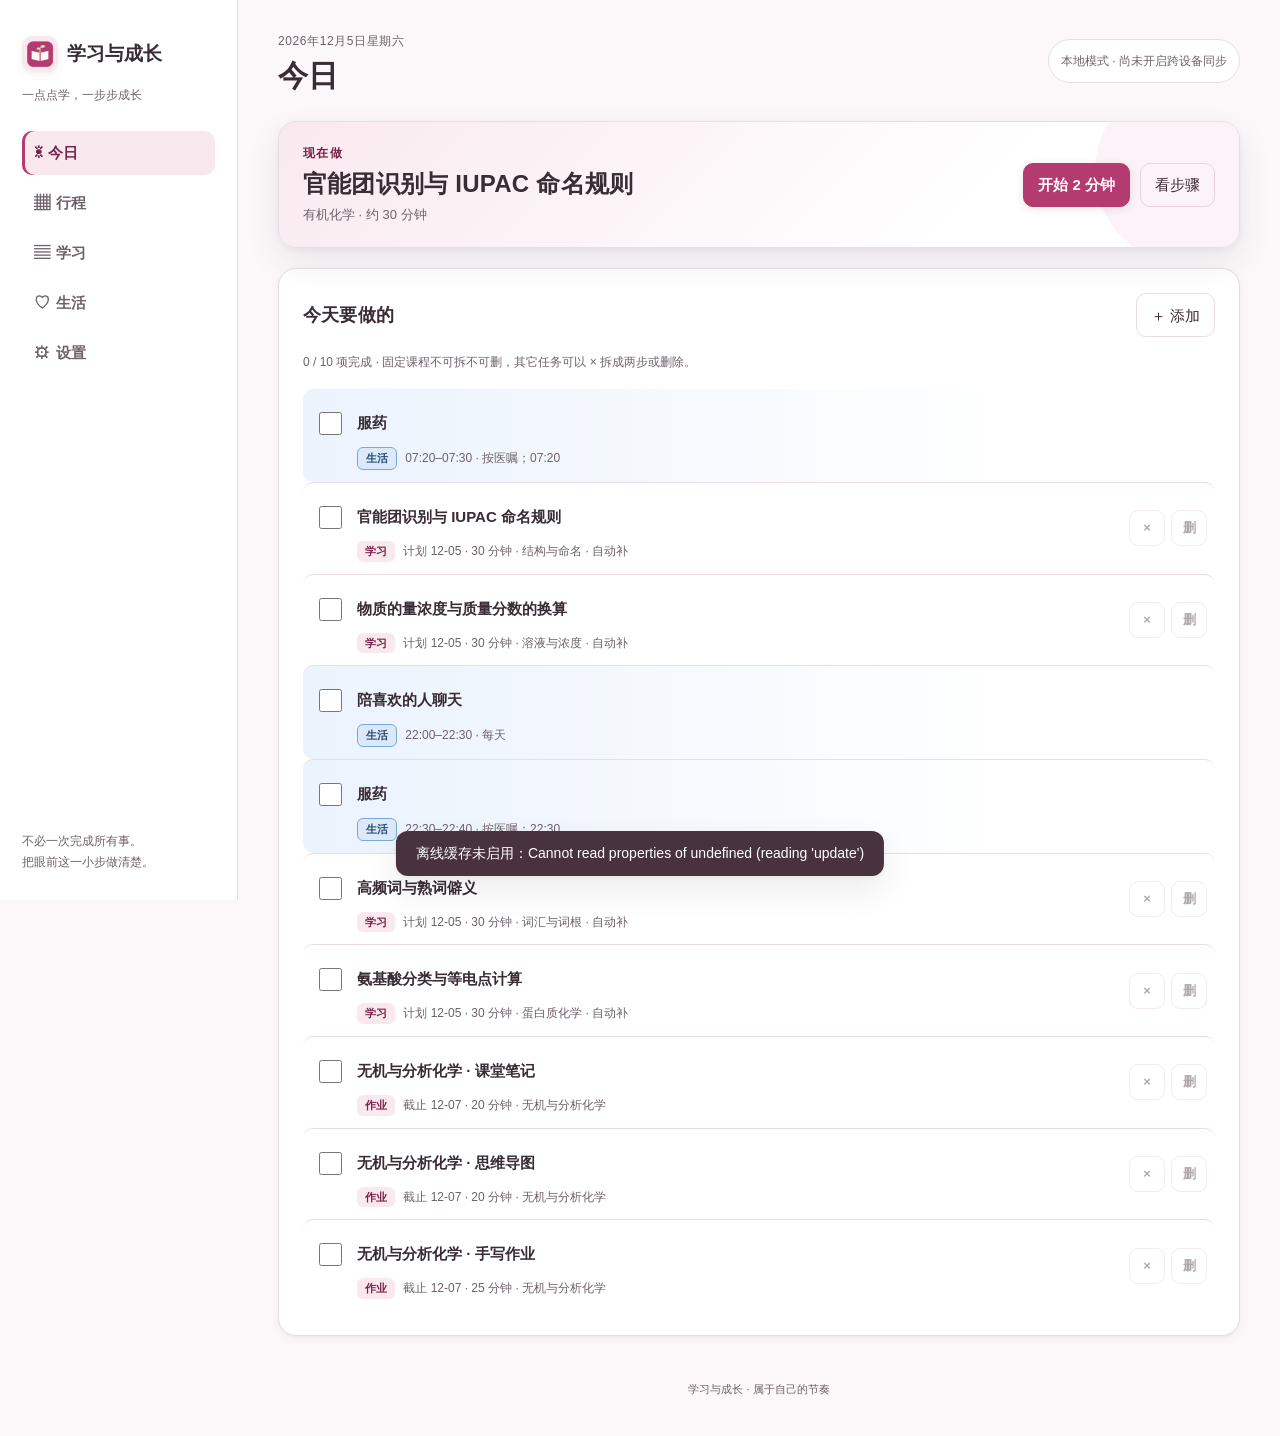
<file: index.html>
<!doctype html>
<html lang="zh-CN" data-theme="rose">
<head>
<meta charset="utf-8">
<meta name="viewport" content="width=device-width,initial-scale=1,viewport-fit=cover">
<meta name="theme-color" content="#f9e9ef">
<meta name="color-scheme" content="light">
<meta name="apple-mobile-web-app-capable" content="yes">
<meta name="apple-mobile-web-app-title" content="学习与成长">
<meta name="apple-mobile-web-app-status-bar-style" content="default">
<link rel="apple-touch-icon" href="./assets/apple-touch-icon.png">
<link rel="icon" href="./assets/icon-192.png">
<link rel="manifest" href="./manifest.webmanifest">
<link rel="stylesheet" href="./app/style.css">
<title>学习与成长</title>
</head>
<body>
<aside>
  <a class="brand" href="#today"><img src="./assets/icon-192.png" alt="">学习与成长</a>
  <p class="muted">一点点学，一步步成长</p>
  <nav id="nav"></nav>
  <div class="aside-note">不必一次完成所有事。<br>把眼前这一小步做清楚。</div>
</aside>
<div class="shell">
  <header>
    <div><span class="eyebrow" id="date"></span><h1 id="heading">今日</h1></div>
    <button id="sync" class="sync" title="点击重试同步"></button>
  </header>
  <main id="main"></main>
  <footer>学习与成长 · 属于自己的节奏</footer>
</div>
<dialog id="modal">
  <div class="dialog-head"><h2 id="modalTitle"></h2><button id="close" aria-label="关闭">✕</button></div>
  <div id="modalBody"></div>
</dialog>
<div id="toast" role="status" aria-live="polite"></div>
<div id="focus" class="focus-layer" hidden>
  <div class="focus-box">
    <p class="focus-label">先做 2 分钟</p>
    <p class="timer-num">02:00</p>
    <p class="focus-title"></p>
    <div class="timer-actions">
      <button class="primary" data-action="focusDone">做完了</button>
      <button data-action="focusMore">再来 10 分钟</button>
      <button data-action="focusStop">先到这</button>
    </div>
  </div>
</div>
<script type="module" src="./app/main.js"></script>
</body>
</html>
</file>
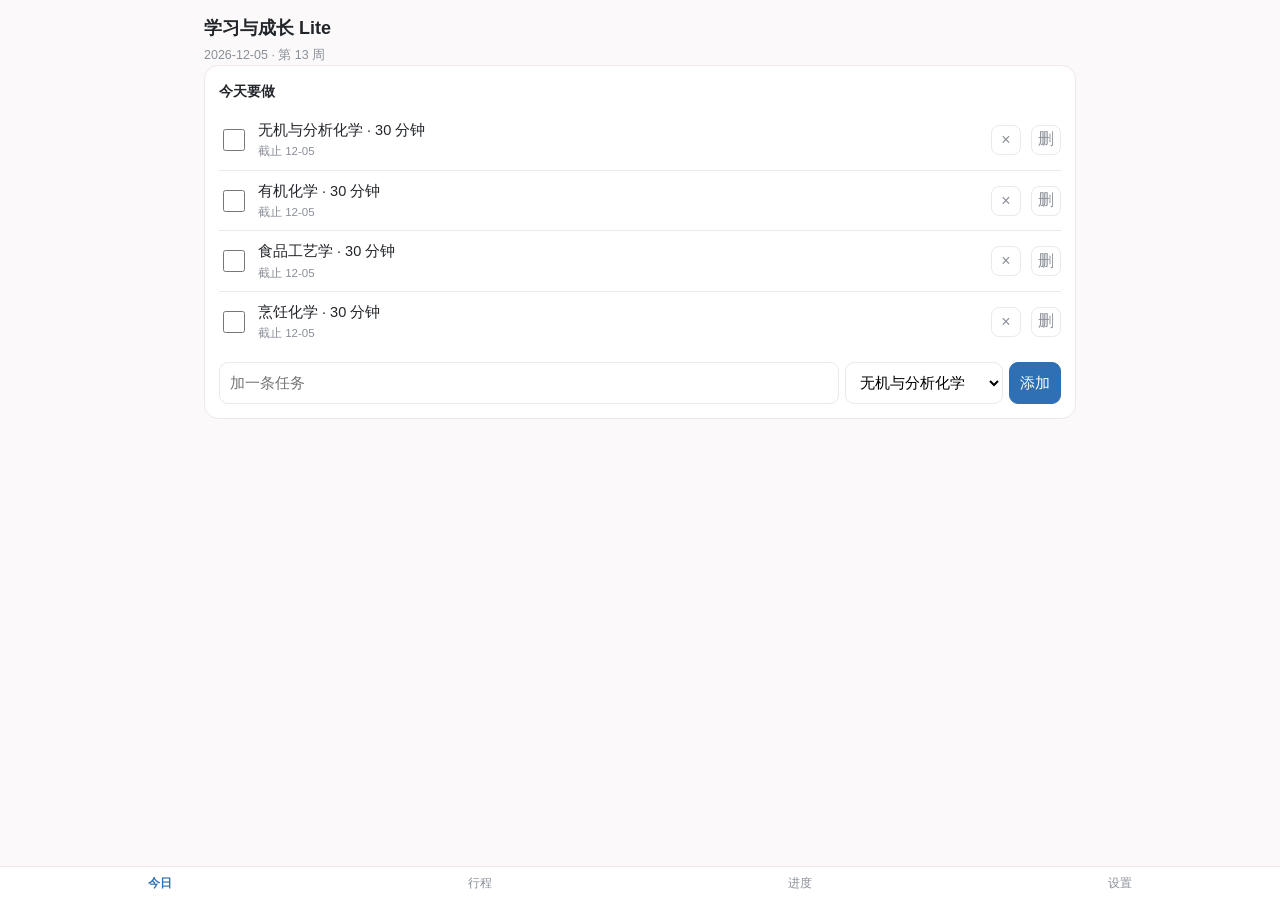
<file: lite/index.html>
<!doctype html>
<html lang="zh-CN"><head><meta charset="utf-8"><meta name="viewport" content="width=device-width,initial-scale=1,viewport-fit=cover">
<meta name="theme-color" content="#2f6fb3"><title>学习与成长 Lite</title>
<style>
:root{--bg:#fbf9fa;--card:#fff;--ink:#22252a;--muted:#8a8f98;--line:#eee7ec;--blue:#2f6fb3;--orange:#c2703a;--green:#2f8f6b;--purple:#6b4bb8;--gray:#8a8f98}
*{box-sizing:border-box}
body{margin:0;background:var(--bg);color:var(--ink);font:15px/1.6 -apple-system,"PingFang SC","Microsoft YaHei",sans-serif;padding-bottom:70px}
.wrap{max-width:900px;margin:0 auto;padding:14px 14px 20px}
h1{font-size:18px;margin:0 0 2px}
.sub{font-size:12.5px;color:var(--muted)}
nav{position:fixed;left:0;right:0;bottom:0;display:flex;background:#fff;border-top:1px solid var(--line);padding-bottom:env(safe-area-inset-bottom);z-index:20}
nav button{flex:1;border:none;background:none;padding:9px 0;font-size:11.5px;color:var(--muted)}
nav button.on{color:var(--blue);font-weight:700}
section{display:none}section.on{display:block}
.panel{background:#fff;border:1px solid var(--line);border-radius:14px;padding:14px;margin-bottom:12px}
.panel h2{font-size:14px;margin:0 0 8px}
.meta{font-size:12px;color:var(--muted)}
.row{display:flex;align-items:center;gap:10px;padding:9px 0;border-bottom:1px solid var(--line)}
.row:last-child{border-bottom:none}
.row.done .t{text-decoration:line-through;color:var(--muted)}
.rbody{flex:1;min-width:0}
.t{font-size:14.5px}
.small{font-size:11.5px;color:var(--muted)}
input[type=checkbox]{width:22px;height:22px;accent-color:var(--blue)}
.x{flex:none;width:30px;height:30px;border-radius:8px;border:1px solid var(--line);background:#fff;color:var(--muted);font-size:16px}
.bar{height:7px;background:#f1eef0;border-radius:99px;overflow:hidden;margin-top:6px}
.bar i{display:block;height:100%;border-radius:99px}
.add{display:flex;gap:6px;flex-wrap:wrap;margin-top:10px}
.add input[type=text]{flex:1;min-width:120px}
.add input,.add select,.add button{border:1px solid var(--line);border-radius:9px;padding:8px 10px;font:inherit;background:#fff}
.add button{background:var(--blue);color:#fff;border-color:var(--blue)}
.tt{width:100%;border-collapse:collapse;table-layout:fixed;min-width:720px}
.tt th,.tt td{border:1px solid var(--line);vertical-align:top;padding:3px}
.tt th{font-size:11.5px;color:var(--muted);background:#fff}
.tt .slot{width:66px;font-size:11px;color:var(--muted);background:#fcfafb;text-align:right;padding:4px}
.ev{display:block;width:100%;text-align:left;border-radius:6px;padding:3px 5px;margin:1px 0;font-size:11px;line-height:1.3;border:1px solid;overflow:hidden}
.scroll{overflow-x:auto}
.sw{display:flex;gap:10px;flex-wrap:wrap}
.sw button{width:30px;height:30px;border-radius:50%;border:2px solid #fff;box-shadow:0 0 0 1px var(--line);padding:0}
.sw button.on{outline:2px solid var(--blue);outline-offset:2px}
.hidden{display:none!important}
</style></head><body>
<div class="wrap">
<h1>学习与成长 Lite</h1><div class="sub" id="sub"></div>
<section id="s-today" class="on">
  <div class="panel"><h2>今天要做</h2><div id="todayList"></div>
    <div class="add"><input type="text" id="nt" placeholder="加一条任务"><select id="nc"></select><button id="addBtn">添加</button></div>
  </div>
</section>
<section id="s-week"><div class="panel"><h2>本周</h2><div class="scroll"><table class="tt" id="tt"></table></div>
  <p class="meta" style="margin-top:8px">蓝=专业课 · 橙=兴趣 · 绿=游戏 · 紫=论文 · 灰=生活；实线不能拖，虚线可拖动改时间段。</p></div></section>
<section id="s-progress"><div class="panel"><h2>进度</h2><div id="progList"></div></div></section>
<section id="s-set">
  <div class="panel"><h2>主题色</h2><div class="sw" id="sw"></div></div>
  <div class="panel"><h2>备份</h2><div class="add"><button id="expBtn">导出备份</button><button id="impBtn">导入备份</button><input type="file" id="impFile" class="hidden" accept=".json"></div></div>
  <div class="panel"><h2>重置</h2><div class="add"><button id="rstBtn" style="background:#b4453f;border-color:#b4453f">清空本机数据</button></div></div>
</section>
</div>
<nav>
 <button data-t="today" class="on">今日</button><button data-t="week">行程</button><button data-t="progress">进度</button><button data-t="set">设置</button>
</nav>
<script>
const KEY='growth-lite-v1';
const THEMES=[['蓝','#2f6fb3'],['青','#1f7a52'],['紫','#6b4bb8'],['橙','#b8621f'],['玫','#b43b70'],['墨','#2f3337']];
const CAT={'课程':{bg:'#e8f0ff',bd:'#b6cdf7',tx:'#2f5fae'},
 '专业':{bg:'#e6f6ee',bd:'#b3e0c9',tx:'#1f7a52'},
 '兴趣':{bg:'#fdeee3',bd:'#f3c9a8',tx:'#a55a25'},
 '游戏':{bg:'#fdeee3',bd:'#f3c9a8',tx:'#a55a25'},
 '论文':{bg:'#f1ebff',bd:'#c9b6f2',tx:'#5b3fa8'},
 '生活':{bg:'#f1f2f4',bd:'#d8dade',tx:'#61666e'}};
const SLOTS=[['早','08:30','10:10'],['上午','10:25','12:05'],['下午','14:00','17:35'],['傍晚','18:30','19:30'],['晚上','19:30','22:00'],['睡前','22:00','22:30']];
const COURSES=[
 {id:'inorg',n:'无机与分析化学',cat:'专业',exam:true},{id:'org',n:'有机化学',cat:'专业',exam:true},
 {id:'food',n:'食品工艺学',cat:'专业',exam:true},{id:'cook',n:'烹饪化学',cat:'专业',exam:true},
 {id:'cai',n:'中国名菜',cat:'专业',exam:true},{id:'dian',n:'中国名点',cat:'专业',exam:true},
 {id:'lit',n:'文献检索',cat:'专业',exam:false},{id:'inno',n:'创新创业',cat:'专业',exam:false},
 {id:'lab',n:'无机实验',cat:'专业',exam:false,startWeek:14},
 {id:'eng',n:'英语二',cat:'专业',exam:false,kao:true},{id:'bio',n:'338 生物化学',cat:'专业',exam:false,kao:true},
 {id:'cell',n:'860 细胞生物学',cat:'专业',exam:false,kao:true},{id:'pol',n:'101 政治',cat:'专业',exam:false,kao:true,startDate:'2027-07-01'},
 {id:'thesis',n:'毕业论文',cat:'论文',exam:false},
 {id:'archery',n:'射箭',cat:'兴趣'},{id:'draw',n:'绘画',cat:'兴趣'},{id:'drum',n:'架子鼓',cat:'兴趣'},{id:'dou',n:'拼豆店',cat:'兴趣'},
 {id:'ff14',n:'FF14 固定队',cat:'游戏'},
 {id:'life',n:'服药 / 陪聊 / 复诊',cat:'生活'}
];
const FIXED=[
 [1,'上午','无机与分析化学'], [1,'傍晚','射箭'], [1,'晚上','FF14 固定队'],
 [2,'上午','食品工艺学'], [2,'晚上','有机化学'],
 [3,'早','文献检索'], [3,'上午','文献检索'], [3,'下午','创新创业'], [3,'晚上','烹饪化学'],
 [4,'早','中国名菜'], [4,'上午','中国名菜'], [4,'傍晚','射箭'], [4,'晚上','FF14 固定队'],
 [5,'上午','形势与政策'], [5,'下午','中国名点'], [5,'傍晚','射箭'], [5,'晚上','FF14 固定队'],
 [6,'下午','架子鼓课'], [6,'晚上','FF14 固定队'], [0,'晚上','FF14 固定队'],
 [0,'睡前','陪聊'],[1,'睡前','陪聊'],[2,'睡前','陪聊'],[3,'睡前','陪聊'],[4,'睡前','陪聊'],[5,'睡前','陪聊'],[6,'睡前','陪聊']
].filter(x=>x[2]!=='形势与政策');
function iso(d){return d.getFullYear()+'-'+String(d.getMonth()+1).padStart(2,'0')+'-'+String(d.getDate()).padStart(2,'0')}
const today=()=>iso(new Date());
function addD(s,n){const d=new Date(s+'T12:00');d.setDate(d.getDate()+n);return iso(d)}
const TERM='2026-09-07';
function week(){return Math.floor((new Date(today()+'T12:00')-new Date(TERM+'T12:00'))/604800000)+1}
function monday(){const d=new Date(today()+'T12:00');const k=(d.getDay()+6)%7;d.setDate(d.getDate()-k);return iso(d)}
let S=JSON.parse(localStorage.getItem(KEY)||'null');
function def(){return {tasks:[],theme:0,done:{},bonus:0}}
if(!S)S=def();
function save(){localStorage.setItem(KEY,JSON.stringify(S))}
function toast(m){const t=document.getElementById('sub');t.textContent=m;setTimeout(()=>render(),2500)}
/* 作业规则 */
function specs(){
  const t=today(),out=[];
  const wk=week();
  const mon=monday();
  for(let k=0;k<6;k++){
    const w=wk+k; const m=addD(TERM,(w-1)*7); if(new Date(m+'T12:00')<new Date(t+'T12:00'))continue;
    if(w<=12){const thu=addD(m,3);out.push({id:'cai:'+thu,course:'cai',title:'中国名菜 · 实训报告',date:addD(thu,7),cat:'专业'});
      const wed=addD(m,2);out.push({id:'inno:'+wed,course:'inno',title:'创新创业 · 学习通作业',date:addD(wed,7),cat:'专业'})}
    if(w<=16){['课堂笔记','思维导图','手写作业'].forEach(n=>out.push({id:'inorg:'+m+':'+n,course:'inorg',title:'无机化学 · '+n,date:addD(m,7),cat:'专业'}))}
    if(w>=14){const wed=addD(m,2);out.push({id:'lab:'+wed,course:'lab',title:'无机实验 · 实训报告',date:addD(wed,7),cat:'专业'})}
  }
  const s0=addD(t,14),e0='2027-01-08';const span=Math.max(1,Math.round((new Date(e0+'T12:00')-new Date(s0+'T12:00'))/86400000));
  for(let i=0;i<5;i++)out.push({id:'org:'+i,course:'org',title:'有机化学 · 第 '+(i+1)+' 次书面作业',date:addD(s0,Math.round(span*i/4)),cat:'专业'});
  out.push({id:'lit:1',course:'lit',title:'文献检索 · 开题报告',date:addD(t,14),cat:'专业'});
  if('2026-11-06'>=t)out.push({id:'dian:exam',course:'dian',title:'中国名点 · 结业考试',date:'2026-11-06',cat:'专业',fixed:true});
  return out;
}
function ensureHW(){
  const have=new Set(S.tasks.map(x=>x.id));
  const limit=addD(today(),7);
  specs().forEach(x=>{
    if(x.date>limit)return;              // 下周之后的作业先不显示
    if(x.course==='lab'&&week()<14)return; // 实验课没开不生成
    if(have.has(x.id))return;
    S.tasks.push({...x,done:false,hw:true});
  });
  save();
}
/* 今日任务 */
function todayTasks(){ensureHW();return S.tasks.filter(x=>x.date===today())}
function planToday(){
  const t=today();
  const have=S.tasks.filter(x=>x.date===t&&!x.hw);
  if(have.length>=4)return;
  const cand=COURSES.filter(c=>c.cat==='专业'&&!c.kao&&!c.exam!==false);
  const pool=[];
  COURSES.filter(c=>c.cat==='专业').forEach(c=>{
    if(c.id==='pol'&&today()<'2027-07-01')return;
    if(c.kao&&today()<'2026-12-28')return; // 期末前只保期末课
    if(c.exam||c.kao)pool.push(c);
  });
  for(const c of pool){
    if(S.tasks.filter(x=>x.date===t&&x.course===c.id).length)continue;
    S.tasks.push({id:'plan:'+c.id+':'+t,course:c.id,title:c.n+' · 30 分钟',date:t,done:false});
    if(S.tasks.filter(x=>x.date===t&&!x.hw).length>=4)break;
  }
  save();
}
/* 渲染 */
function catOf(id){const c=COURSES.find(x=>x.id===id);return c?c.cat:'专业'}
function render(){
  document.getElementById('sub').textContent=today()+' · 第 '+week()+' 周';
  document.querySelectorAll('nav button').forEach(b=>b.classList.toggle('on',b.dataset.t===cur));
  document.querySelectorAll('section').forEach(s=>s.classList.toggle('on',s.id==='s-'+cur));
  if(cur==='today')renderToday();
  if(cur==='week')renderWeek();
  if(cur==='progress')renderProg();
  if(cur==='set')renderSet();
}
function renderToday(){
  planToday();
  const todayStr=today();
  // 一个列表：今天的 + 有截止日的，全是要完成的任务
  const list=S.tasks.filter(x=>!x.done).sort((a,b)=>(a.date||'9999').localeCompare(b.date||'9999'));
  const doneList=S.tasks.filter(x=>x.done);
  const l=document.getElementById('todayList');
  const item=x=>{
    const c=CAT[catOf(x.course)]||CAT['专业'];
    const due=x.date?x.date.slice(5):'未定';
    const late=x.date&&x.date<todayStr;
    return `<div class="row ${x.done?'done':''}"><input type="checkbox" data-tg="${x.id}" ${x.done?'checked':''}>
      <div class="rbody"><div class="t">${x.title}</div><div class="small">${x.date?(late?'已逾期 · ':'截止 ')+due:'今天'}</div></div>
      ${x.hw?'':`<button class="x" data-split="${x.id}">×</button>`}<button class="x" data-del="${x.id}" title="删除">删</button></div>`;
  };
  l.innerHTML=(list.map(item).join('')||'<p class="meta">今天没有任务</p>')+(doneList.length?'<p class="small" style="margin:10px 0 4px">已完成</p>'+doneList.slice(-5).map(item).join(''):'');
  l.querySelectorAll('[data-tg]').forEach(b=>b.onchange=()=>{const t=S.tasks.find(x=>x.id===b.dataset.tg);t.done=b.checked;if(b.checked)S.bonus++;save();render()});
  l.querySelectorAll('[data-split]').forEach(b=>b.onclick=()=>split(b.dataset.split));
  l.querySelectorAll('[data-del]').forEach(b=>b.onclick=()=>{
    if(confirm('删除这条任务？')){S.tasks=S.tasks.filter(x=>x.id!==b.dataset.del);save();render()}
  });
  const sel=document.getElementById('nc');
  if(!sel.options.length)sel.innerHTML=COURSES.map(c=>`<option value="${c.id}">${c.n}</option>`).join('');
}
function split(id){
  const t=S.tasks.find(x=>x.id===id);if(!t)return;
  const base=t.title.replace(/（\d+\/\d+）$/,'');const parts=2;
  S.tasks.push({id:id+'-a',course:t.course,title:base+'（1/2）· 先做 10 分钟',date:today(),done:false});
  S.tasks.push({id:id+'-b',course:t.course,title:base+'（2/2）· 明天接着',date:addD(today(),1),done:false});
  S.tasks=S.tasks.filter(x=>x.id!==id);save();render();toast('已拆成两步');
}
function renderWeek(){
  const mon=monday();
  const days=Array.from({length:7},(_,i)=>addD(mon,i));
  let html='<tr><th class="slot">时段</th>'+['一','二','三','四','五','六','日'].map((d,i)=>`<th>周${d}<br><span class="small">${days[i].slice(5)}</span></th>`).join('')+'</tr>';
  for(const [sl,s,e] of SLOTS){
    html+='<tr><th class="slot">'+sl+'<br><span class="small">'+s+'</span></th>';
    for(let wd=0;wd<7;wd++){
      const d=days[wd];const items=[];
      FIXED.filter(f=>f[0]===((new Date(d+'T12:00').getDay()+6)%7)&&f[1]===sl).forEach(f=>{const n=f[2];const cat=/射箭|架子鼓|绘画|拼豆/.test(n)?'兴趣':(/FF14/.test(n)?'游戏':(/服药|陪聊|复诊/.test(n)?'生活':'课程'));items.push({title:n,cat:cat,lock:true});});
      S.tasks.filter(x=>x.date===d&&!x.hw).forEach(x=>{
        if(sl==='晚上'&&x.course==='thesis')items.push({title:x.title,cat:'论文',lock:false});
        else if(x.start===s||(!x.start&&sl==='下午'&&wd===6))items.push({title:x.title,cat:catOf(x.course),lock:false,id:x.id});
      });
      const wkd=(new Date(d+'T12:00').getDay()+6)%7;
      if(wkd===0&&sl==='晚上')items.push({title:'FF14 固定队',cat:'游戏',lock:true});
      if(wkd===5&&sl==='下午')items.push({title:'架子鼓课',cat:'兴趣',lock:true});
      html+='<td class="cell" data-date="'+d+'" data-slot="'+sl+'">'+items.map(it=>{const c=CAT[it.cat]||CAT['专业'];
        return `<span class="ev ${it.lock?'lock':''}" ${it.id?'draggable="true" data-id="'+it.id+'"':''} style="background:${c.bg};border-color:${c.bd};color:${c.tx};border-style:${it.lock?'solid':'dashed'}">${it.title}</span>`}).join('')+'</td>';
    }
    html+='</tr>';
  }
  document.getElementById('tt').innerHTML=html;
}
function renderProg(){
  const out=COURSES.filter(c=>c.cat==='专业').map(c=>{
    const all=S.tasks.filter(x=>x.course===c.id);
    const done=all.filter(x=>x.done).length;
    const pct=all.length?Math.round(done/all.length*100):0;
    const col=catOf(c.id)==='专业'?'#2f6fb3':'#6b4bb8';
    return `<div style="margin:10px 0"><div style="display:flex;justify-content:space-between"><b>${c.n}</b><span style="color:${col}">${pct}%</span></div>
      <div class="bar"><i style="width:${pct}%;background:${col}"></i></div><div class="small">${done}/${all.length} 条任务完成</div></div>`;
  }).join('');
  document.getElementById('progList').innerHTML=out||'<p class="meta">还没有数据</p>';
}
function renderSet(){
  const sw=document.getElementById('sw');
  sw.innerHTML=THEMES.map((t,i)=>`<button data-th="${t[1]}" class="${S.theme===i?'on':''}" style="background:${t[1]}"></button>`).join('');
  sw.querySelectorAll('[data-th]').forEach((b,i)=>b.onclick=()=>{S.theme=i;document.documentElement.style.setProperty('--blue',b.dataset.th);save();renderSet()});
}
const themes=['#2f6fb3','#1f7a52','#6b4bb8','#b8621f','#b43b70','#2f3337'];
document.documentElement.style.setProperty('--blue',themes[S.theme||0]);
let cur='today';
document.querySelectorAll('nav button').forEach(b=>b.onclick=()=>{cur=b.dataset.t;render()});
document.getElementById('addBtn').onclick=()=>{
  const t=document.getElementById('nt').value.trim();const c=document.getElementById('nc').value;
  if(!t)return;S.tasks.push({id:'m:'+Date.now(),course:c,title:t,date:today(),done:false});document.getElementById('nt').value='';save();render();
};
document.getElementById('expBtn').onclick=()=>{const b=new Blob([JSON.stringify(S)],{type:'application/json'});const a=document.createElement('a');a.href=URL.createObjectURL(b);a.download='lite-backup-'+today()+'.json';a.click()};
document.getElementById('impBtn').onclick=()=>document.getElementById('impFile').click();
document.getElementById('impFile').onchange=e=>{const f=e.target.files[0];if(!f)return;const r=new FileReader();r.onload=()=>{try{S=JSON.parse(r.result);save();render()}catch(err){alert('格式不对')}};r.readAsText(f)};
document.getElementById('rstBtn').onclick=()=>{if(confirm('清空本机数据？')){S=def();save();render()}};

/* 拖动：把任务拖到别的格子改日期/时段 */
let dragId=null;
document.addEventListener('dragstart',e=>{
  const el=e.target.closest('.ev[data-id]');if(!el)return;
  dragId=el.dataset.id;e.dataTransfer.setData('text/plain',dragId);
});
document.addEventListener('dragover',e=>{
  const cell=e.target.closest('.cell');if(cell&&dragId){e.preventDefault();cell.style.outline='2px dashed #2f6fb3'}
});
document.addEventListener('dragleave',e=>{const cell=e.target.closest('.cell');if(cell)cell.style.outline=''});
document.addEventListener('drop',e=>{
  const cell=e.target.closest('.cell');if(!cell||!dragId)return;
  e.preventDefault();cell.style.outline='';
  const t=S.tasks.find(x=>x.id===dragId);if(!t)return;
  t.date=cell.dataset.date;t.start=(SLOTS.find(s=>s[0]===cell.dataset.slot)||[])[1]||'';
  dragId=null;save();render();toast('已移动');
});

ensureHW();render();
</script></body></html>
</file>
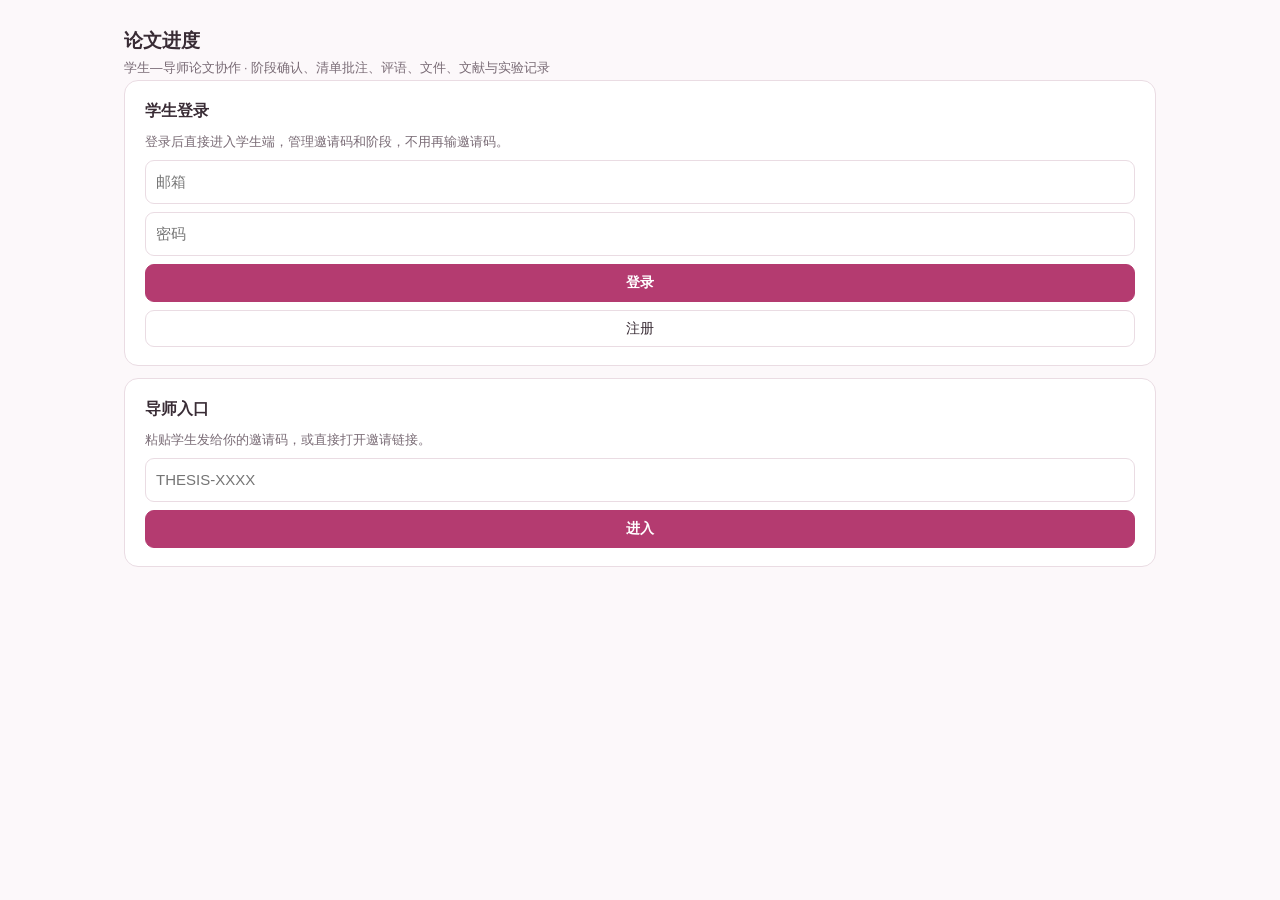
<file: thesis/index.html>
<!doctype html>
<html lang="zh-CN" data-theme="rose">
<head>
<meta charset="utf-8">
<meta name="viewport" content="width=device-width,initial-scale=1,viewport-fit=cover">
<meta name="theme-color" content="#fcf8fa">
<meta name="apple-mobile-web-app-capable" content="yes">
<meta name="apple-mobile-web-app-title" content="论文进度">
<meta name="mobile-web-app-capable" content="yes">
<link rel="apple-touch-icon" href="../assets/apple-touch-icon.png">
<title>论文进度 · 导师协作</title>
<style>
/* ── 主题（6 套，存 localStorage） ───────────────────────────────── */
:root{
  --accent:#b43b70;--accent-soft:#f9e9ef;--accent-ink:#7a2149;
  --bg:#fcf8fa;--panel:#fff;--ink:#392c35;--muted:#796b75;--line:#eadce3;
  --ok:#2f8f6b;--ok-soft:#e6f6ee;--ok-line:#cfe9da;
  --warn:#b8860b;--warn-soft:#fdf6e3;--warn-line:#f0d9a8;
  --danger:#c0392b;--danger-soft:#fdeceb;
  --lock:#8a8f98;--lock-soft:#f1f2f4;--lock-line:#e4e6ea;
  --owner:#2f6fb3;--owner-soft:#e8f1fb;
  --advisor:#6b4bb8;--advisor-soft:#f0ebfb;
  --r:12px;
}
html[data-theme=blue]{--accent:#3b7dd8;--accent-soft:#e8f0fc;--accent-ink:#1e4a8f;--bg:#f5f8fc;--line:#dde5f0}
html[data-theme=cyan]{--accent:#2f8f8a;--accent-soft:#e3f3f1;--accent-ink:#1b5b57;--bg:#f4faf9;--line:#d8e9e6}
html[data-theme=purple]{--accent:#7a5cd6;--accent-soft:#efeafc;--accent-ink:#4a3394;--bg:#f8f6fd;--line:#e6def5}
html[data-theme=orange]{--accent:#d9782f;--accent-soft:#fdeee0;--accent-ink:#8a440f;--bg:#fdf8f2;--line:#efe0cf}
html[data-theme=rose]{--accent:#b43b70;--accent-soft:#f9e9ef;--accent-ink:#7a2149;--bg:#fcf8fa;--line:#eadce3}
html[data-theme=ink]{--accent:#4a4a55;--accent-soft:#ececef;--accent-ink:#2b2b33;--bg:#f6f6f7;--line:#e1e1e6}

*{box-sizing:border-box}
html,body{max-width:100%}
body{margin:0;background:var(--bg);color:var(--ink);font-size:15px;line-height:1.6;
  font-family:-apple-system,BlinkMacSystemFont,"PingFang SC","Microsoft YaHei","Segoe UI",sans-serif;
  -webkit-text-size-adjust:100%;overflow-x:hidden}
.wrap{max-width:760px;margin:0 auto;padding:16px 14px 64px}
h1{font-size:19px;margin:0 0 2px}
h2{font-size:15.5px;margin:0 0 8px}
h3{font-size:15px;margin:0 0 8px}
a{color:var(--accent);word-break:break-all}
.meta{color:var(--muted);font-size:12.5px;margin:2px 0}
.panel{background:var(--panel);border:1px solid var(--line);border-radius:14px;padding:14px;margin-bottom:12px;min-width:0}

/* 按钮 / 表单 */
button{border:1px solid var(--line);background:var(--panel);border-radius:9px;padding:7px 12px;
  font:inherit;font-size:13.5px;color:inherit;cursor:pointer;min-height:36px;
  transition:border-color .15s,background .15s,color .15s;touch-action:manipulation}
button:hover{border-color:var(--accent);color:var(--accent)}
button.primary{background:var(--accent);border-color:var(--accent);color:#fff;font-weight:600}
button.primary:hover{color:#fff;filter:brightness(.95)}
button.okbtn{background:var(--ok);border-color:var(--ok);color:#fff;font-weight:600}
button.danger{border-color:#e7bdb8;color:var(--danger)}
button.danger:hover{background:var(--danger-soft);color:var(--danger)}
button:disabled{opacity:.5;cursor:not-allowed}
input,textarea,select{border:1px solid var(--line);border-radius:9px;padding:9px 10px;font:inherit;
  width:100%;background:var(--panel);color:inherit;min-height:40px}
textarea{min-height:70px;resize:vertical}
label{min-width:0}
.form{display:flex;flex-direction:column;gap:8px;margin-top:8px}
.form-row{display:flex;gap:8px;flex-wrap:wrap}
.form-row>*{flex:1;min-width:140px}

/* 身份条 */
.rolebar{display:flex;align-items:center;gap:8px;flex-wrap:wrap}
.rolebadge{font-size:12px;font-weight:700;padding:3px 10px;border-radius:99px;white-space:nowrap}
.rolebadge.owner{background:var(--owner-soft);color:var(--owner)}
.rolebadge.advisor{background:var(--advisor-soft);color:var(--advisor)}
.rolebar .spacer{flex:1}
.linkbtn{border:none;background:none;color:var(--accent);padding:0 4px;min-height:32px;font-size:13px}
.linkbtn:hover{text-decoration:underline}

/* 主题色条 */
.theme-bar{display:flex;align-items:center;gap:8px;flex-wrap:wrap;margin-top:10px;
  padding-top:10px;border-top:1px dashed var(--line)}
.theme-bar .lab{font-size:12px;color:var(--muted)}
.sw{width:26px;height:26px;min-height:26px;border-radius:50%;border:2px solid var(--panel);
  box-shadow:0 0 0 1px var(--line);cursor:pointer;padding:0}
.sw.on{outline:2px solid var(--accent);outline-offset:2px}

/* 进度 */
.topline{display:flex;justify-content:space-between;align-items:flex-start;gap:12px}
.pct{font-size:28px;font-weight:800;color:var(--accent);line-height:1;white-space:nowrap;font-variant-numeric:tabular-nums}
.bar{height:8px;background:var(--accent-soft);border-radius:99px;overflow:hidden;margin:10px 0 6px}
.bar>i{display:block;height:100%;background:var(--accent);border-radius:99px;transition:width .3s}
.manage{display:flex;gap:8px;flex-wrap:wrap;margin-top:10px}

/* 阶段卡片 */
#stages-grid{display:grid;gap:12px;align-items:start;min-width:0}
.stage{border:1px solid var(--line);border-radius:14px;padding:12px 14px;background:var(--panel);min-width:0}
.stage.locked{opacity:.6;background:var(--lock-soft);border-color:var(--lock-line)}
.stage.now{border-color:var(--accent);box-shadow:0 0 0 3px var(--accent-soft)}
.stage.wait{border-color:var(--warn-line);box-shadow:0 0 0 3px var(--warn-soft)}
.stage.done{background:#f7fbf8;border-color:var(--ok-line)}
.sh{display:flex;gap:10px;align-items:flex-start;flex-wrap:wrap}
.sh .idx{flex:none;width:24px;height:24px;border-radius:50%;border:1.5px solid var(--line);
  display:flex;align-items:center;justify-content:center;font-size:11.5px;color:var(--muted);font-weight:700}
.stage.done .idx{background:var(--ok);border-color:var(--ok);color:#fff}
.stage.now .idx{background:var(--accent);border-color:var(--accent);color:#fff}
.stage.wait .idx{background:var(--warn);border-color:var(--warn);color:#fff}
.sh .st{flex:1;min-width:0}
.sh .st b{font-size:14.5px;overflow-wrap:anywhere}
.sb{font-size:11px;padding:2px 9px;border-radius:99px;white-space:nowrap;font-weight:600}
.sb.done{background:var(--ok-soft);color:var(--ok)}
.sb.wait{background:var(--warn-soft);color:var(--warn)}
.sb.lock{background:var(--lock-soft);color:var(--lock)}
.sb.now{background:var(--accent-soft);color:var(--accent-ink)}
.smeta{font-size:11.5px;color:var(--muted);margin-top:3px;overflow-wrap:anywhere}
.smeta b{font-weight:600;color:var(--ink)}
.gate{display:flex;gap:6px;flex-wrap:wrap;margin:8px 0 2px}
.gate span{font-size:11px;padding:1px 8px;border-radius:99px;background:var(--lock-soft);color:var(--lock)}
.gate span.y{background:var(--ok-soft);color:var(--ok)}

.sop{display:flex;gap:4px;flex-wrap:wrap;margin-left:auto;align-items:flex-start}
.sop .mini{margin-left:0}

/* 清单 */
.cl{list-style:none;padding:0;margin:8px 0}
.cl>li{padding:5px 0;border-bottom:1px dashed var(--line)}
.cl>li:last-child{border-bottom:none}
.cli{display:flex;flex-wrap:wrap;align-items:flex-start;gap:6px}
.cli label{flex:1;min-width:180px;display:flex;align-items:flex-start;gap:7px;font-size:13.5px;overflow-wrap:anywhere}
.cli input[type=checkbox]{width:19px;height:19px;min-width:19px;margin-top:2px;accent-color:var(--accent)}
.mini{font-size:11.5px;min-height:28px;padding:2px 8px;border-radius:8px;border:1px solid var(--line);
  background:var(--panel);color:var(--muted);align-self:flex-start}
.mini:hover{border-color:var(--accent);color:var(--accent)}
.orig{color:#a8a2a8;text-decoration:line-through;text-decoration-thickness:1.5px}
.newtxt{color:var(--accent);font-weight:500}
.edtag{font-size:10.5px;color:var(--warn);background:var(--warn-soft);border-radius:99px;padding:1px 6px;white-space:nowrap}
.note{flex-basis:100%;font-size:12.5px;color:#7a5a1a;background:#fffaf0;border-left:3px solid var(--warn-line);
  padding:4px 8px;margin:2px 0 4px;overflow-wrap:anywhere}
.hist{flex-basis:100%;font-size:11.5px;color:var(--muted);border-left:3px solid var(--line);
  padding:2px 8px;margin:0 0 4px;line-height:1.6;overflow-wrap:anywhere}
.editbox{flex-basis:100%;display:flex;flex-direction:column;gap:6px;margin:4px 0 8px;
  background:var(--accent-soft);border-radius:10px;padding:8px 10px}
.editbox .origline{font-size:12px;color:var(--muted);overflow-wrap:anywhere}
.editbox .origline b{color:var(--ink)}
.editbox input,.editbox textarea{font-size:13px;background:var(--panel)}
.editbox textarea{min-height:56px}
.editbox .acts{display:flex;gap:6px;flex-wrap:wrap}

/* 操作行 */
.sf{display:flex;gap:8px;flex-wrap:wrap;margin-top:8px;align-items:center}
.sf button{min-height:36px}
.sf .link{border:none;background:none;color:var(--accent);padding:0 4px;min-height:32px}

/* 评语 */
.sub{margin-top:8px;border-left:2px solid var(--accent-soft);padding-left:10px}
.cmt{border-bottom:1px dashed var(--line);padding:6px 0;font-size:13px}
.cmt:last-child{border-bottom:none}
.cmt-head{display:flex;gap:8px;align-items:center;flex-wrap:wrap;font-size:11.5px;color:var(--muted)}
.cmt-head b{color:var(--ink);font-size:12.5px}
.cmt-body{margin:3px 0 0;overflow-wrap:anywhere;white-space:pre-wrap}
.kk{font-size:10.5px;padding:1px 7px;border-radius:99px;font-weight:600;white-space:nowrap}
.kk.ask{background:var(--lock-soft);color:var(--muted)}
.kk.must{background:var(--danger-soft);color:var(--danger)}
.kk.q{background:#fdeee0;color:#b25e14}
.cmt.must{border-left:3px solid var(--danger);padding-left:8px}
.cmt.q{border-left:3px solid #e0944a;padding-left:8px}

/* 文件 */
.files{display:flex;flex-direction:column;gap:4px;margin-top:6px}
.fitem{display:flex;gap:8px;align-items:baseline;font-size:12.5px;flex-wrap:wrap;
  padding:4px 0;border-bottom:1px dashed var(--line);overflow-wrap:anywhere}
.fitem:last-child{border-bottom:none}
.fitem a{font-weight:500}
.fitem .meta{font-size:11.5px}
.upload{display:inline-flex;align-items:center;border:1px dashed var(--accent);color:var(--accent);
  border-radius:9px;padding:6px 12px;cursor:pointer;font-size:13px;min-height:36px}
.upload:hover{background:var(--accent-soft)}

/* 邀请码 */
.codebox{border:1px solid var(--line);border-radius:10px;padding:10px;margin-top:10px;word-break:break-all}
.codebox b{font-size:14px}
.tagline{display:flex;gap:8px;align-items:center;flex-wrap:wrap}

/* 弹窗 */
.modal{position:fixed;inset:0;background:rgba(40,32,38,.45);display:flex;align-items:center;
  justify-content:center;padding:16px;z-index:80}
.modal .box{background:var(--panel);border-radius:16px;padding:16px;width:100%;max-width:520px;
  max-height:86vh;overflow:auto}
.modal label{display:block;font-size:12.5px;color:var(--muted);margin:8px 0 2px}
.modal .acts{display:flex;gap:8px;margin-top:14px}
.modal .acts button{flex:1;min-height:42px}

/* 提示 */
#toast{position:fixed;left:50%;bottom:24px;transform:translateX(-50%);background:#392c35;color:#fff;
  padding:9px 16px;border-radius:99px;font-size:13.5px;display:none;z-index:99;max-width:90%;text-align:center}
details.panel>summary{cursor:pointer;font-weight:600;font-size:14.5px;list-style:none}
details.panel>summary::-webkit-details-marker{display:none}
details.panel>summary::before{content:"▸ ";color:var(--accent)}
details.panel[open]>summary::before{content:"▾ "}

/* ── 导师端增强：待我处理 / 催办 / 版本角标 / 里程碑 ─────────────── */
.todo{padding:12px 14px}
.todo-head{display:flex;align-items:center;gap:10px;flex-wrap:wrap;margin-bottom:8px}
.todo-head .meta{display:inline-flex;align-items:center;gap:6px;margin:0}
.todo-head input{width:110px;min-height:30px;padding:2px 8px;font-size:12.5px}
.todo-grid{display:grid;grid-template-columns:repeat(2,1fr);gap:8px}
.tn{display:flex;flex-direction:column;align-items:flex-start;gap:1px;padding:8px 10px;min-height:52px;
    border:1px solid var(--line);border-radius:10px;background:var(--panel);text-align:left;cursor:pointer}
.tn b{font-size:19px;line-height:1.1;color:var(--accent)}
.tn span{font-size:11.5px;color:var(--muted)}
.tn.hot{border-color:var(--accent);background:var(--accent-soft)}
.tn.hot b{color:var(--accent-ink)}
.todo-list{margin:8px 0 0;padding-left:18px;font-size:12.5px;color:var(--muted)}
.todo-list li{margin:2px 0;overflow-wrap:anywhere}
.todo-stu{margin:0;font-size:13.5px;display:flex;align-items:center;gap:8px;flex-wrap:wrap}
.warnline{color:var(--danger);background:var(--danger-soft);border-radius:8px;padding:4px 8px;margin:6px 0 0}

/* 文件版本角标 */
.vtag{font-size:10.5px;font-weight:700;padding:1px 7px;border-radius:99px;background:var(--lock-soft);color:var(--muted);white-space:nowrap}
.vtag.latest{background:var(--ok-soft);color:var(--ok)}
.fitem .mini{margin-left:auto}

/* 必须改 状态 */
.rst{font-size:10.5px;font-weight:700;padding:1px 7px;border-radius:99px;white-space:nowrap}
.rst.ok{background:var(--ok-soft);color:var(--ok)}
.rst.bad{background:var(--danger-soft);color:var(--danger)}

/* 里程碑 */
.ms-head{display:flex;align-items:center;gap:10px;flex-wrap:wrap;margin-bottom:8px}
.ms-row{display:flex;gap:8px;flex-wrap:wrap}
.ms{display:inline-flex;align-items:center;gap:6px;padding:6px 10px;border:1px solid var(--line);
    border-radius:10px;background:var(--panel);font-size:12.5px}
.ms-n{font-weight:600}
.ms small{font-size:11px;color:var(--muted)}
.ms.urgent{border-color:var(--danger);background:var(--danger-soft)}
.ms.urgent small{color:var(--danger);font-weight:600}
.ms.past{opacity:.55}
.ms.none small{color:var(--lock)}
.ms input{width:auto;min-height:30px;padding:1px 6px;font-size:12.5px}

/* ── 底部资料区：两列卡片，不再一条条拉满整行 ─────────────────── */
.extras{display:grid;grid-template-columns:1fr;gap:12px;margin-bottom:12px;align-items:start}
.extras>*{margin-bottom:0}
.extras details.panel>summary{display:flex;align-items:center;gap:8px;padding:2px 0}
.extras details.panel[open]>summary{padding-bottom:8px;border-bottom:1px dashed var(--line);margin-bottom:8px}
.cnt{margin-left:auto;font-size:11px;font-weight:700;padding:1px 8px;border-radius:99px;
     background:var(--accent-soft);color:var(--accent-ink);white-space:nowrap}
.cnt.zero{background:var(--lock-soft);color:var(--lock)}

/* 阶段卡：清单完成度 */
.sbar{height:5px;background:var(--lock-soft);border-radius:99px;overflow:hidden;margin:10px 0 4px}
.sbar>i{display:block;height:100%;background:var(--accent);border-radius:99px;transition:width .25s}
.sbar-txt{margin:0 0 2px;font-size:11.5px}

/* 里程碑：两边都能改 */
.ms input{min-height:30px;padding:1px 6px;font-size:12.5px}
.ms-del{border:none;background:none;color:var(--muted);font-size:15px;line-height:1;padding:0 2px;min-height:24px;cursor:pointer}
.ms-del:hover{color:var(--danger)}
.ms-hist{margin:8px 0 0;font-size:11.5px;border-left:2px solid var(--line);padding-left:8px;overflow-wrap:anywhere}

/* 模板小提示 */
.tplhint{font-size:11.5px;color:var(--muted);margin:2px 0 0;line-height:1.5}

/* 响应式：手机一列、无横向滚动；桌面两列 */
@media(min-width:1000px){
  .extras{grid-template-columns:1fr 1fr}
  .todo-grid{grid-template-columns:repeat(4,1fr)}
  .extras>*:last-child{grid-column:1/-1}
  .wrap{max-width:1080px;padding:26px 24px 64px}
  .panel{padding:18px 20px}
  #stages-grid{grid-template-columns:1fr 1fr}
  .stage{padding:14px 16px}
  .cmt{font-size:13.5px}
}
@media(max-width:719px){
  input,textarea,select{font-size:16px}
  .todo-grid{grid-template-columns:repeat(2,1fr)}
  .ms{flex:1 1 100%}
  .ms input{width:100%}
  .extras{grid-template-columns:1fr}
  .wrap{padding:12px 10px 64px}
  .panel{padding:12px;border-radius:12px}
  .pct{font-size:24px}
  .cli label{min-width:0}
  .mini{flex:none}
}
@media(prefers-reduced-motion:reduce){*{transition:none!important;animation:none!important}}
</style>
</head>
<body>
<div class="wrap">
  <h1>论文进度</h1>
  <p class="meta">学生—导师论文协作 · 阶段确认、清单批注、评语、文件、文献与实验记录</p>
  <div id="app"></div>
</div>
<div id="toast" role="status" aria-live="polite"></div>
<script type="module" src="./app.js"></script>
</body>
</html>
</file>
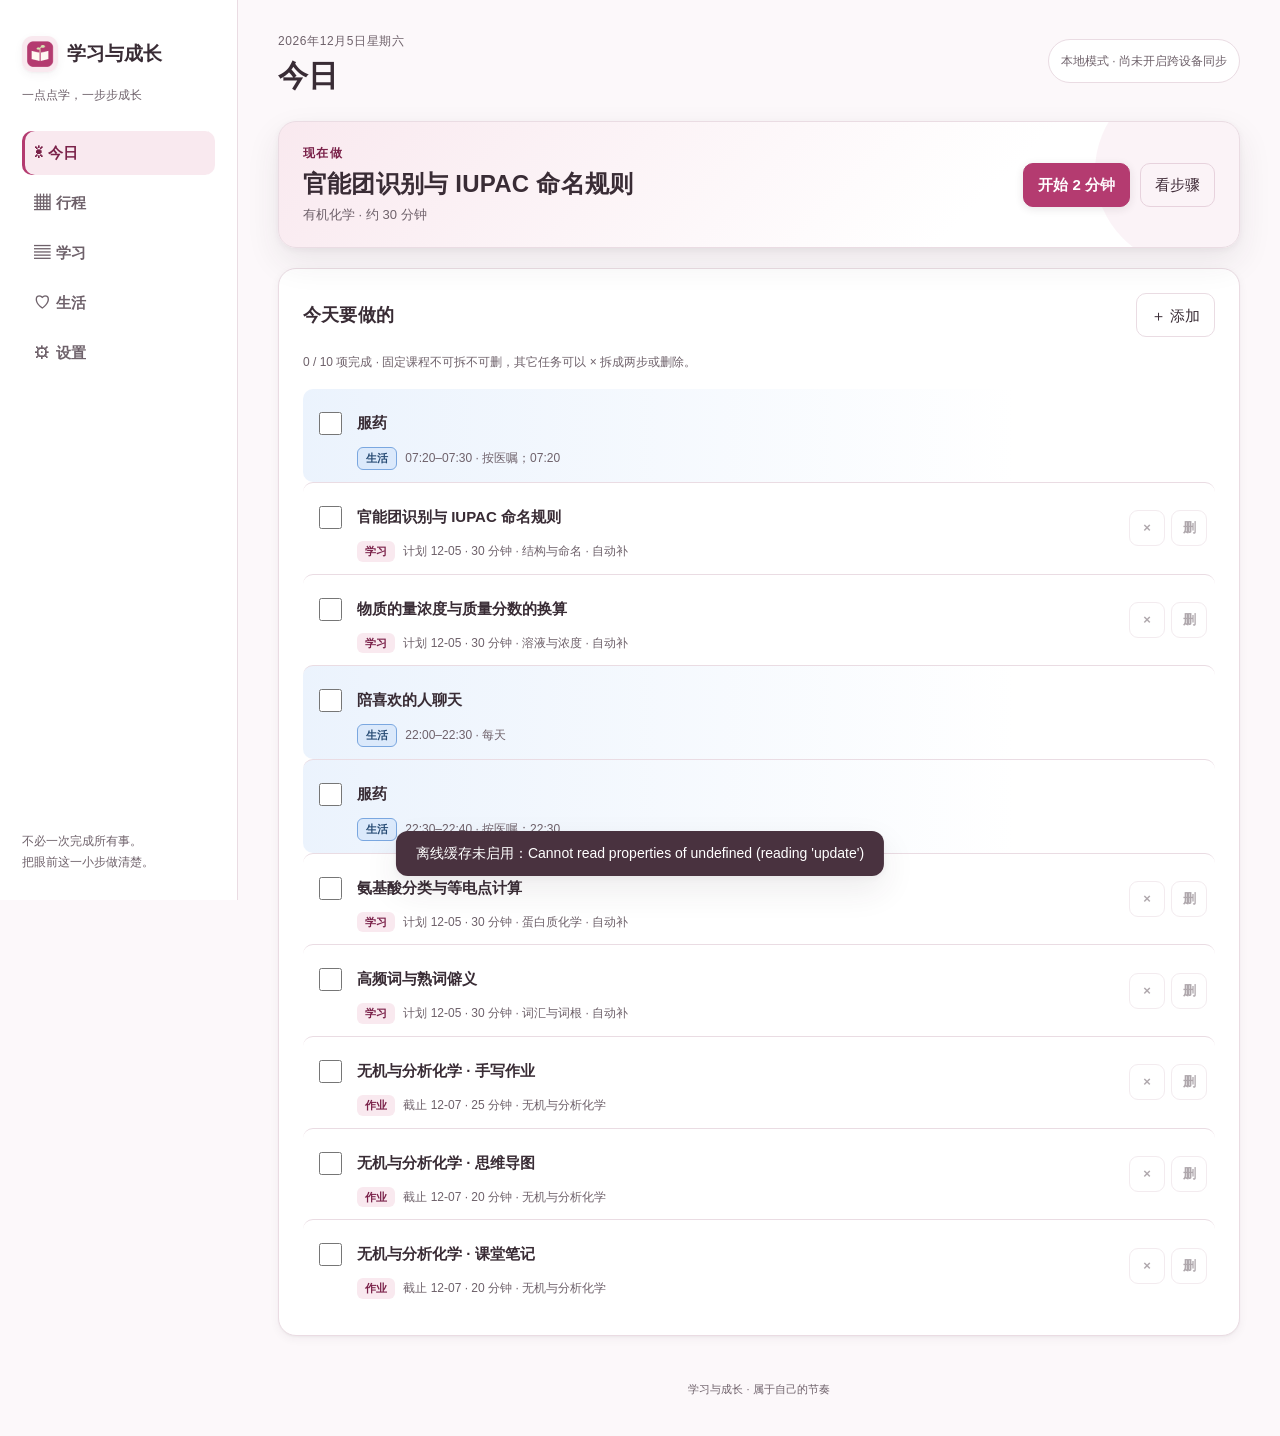
<file: reset.html>
<!doctype html>
<html lang="zh-CN"><head><meta charset="utf-8"><meta name="viewport" content="width=device-width,initial-scale=1">
<title>更新中…</title>
<style>body{font-family:-apple-system,"PingFang SC",sans-serif;background:#fcf8fa;color:#392c35;display:flex;align-items:center;justify-content:center;min-height:100vh;margin:0;text-align:center;padding:24px}
.box{max-width:320px}h1{font-size:18px;margin:0 0 8px}p{font-size:13.5px;color:#796b75;line-height:1.7}</style>
</head><body><div class="box"><h1>正在清除旧缓存…</h1><p>清完会自动跳回首页。你的学习数据不受影响。</p></div>
<script>
(async function(){
  try{
    if('serviceWorker' in navigator){
      const regs=await navigator.serviceWorker.getRegistrations();
      for(const r of regs) await r.unregister();
    }
    if(window.caches){const ks=await caches.keys();for(const k of ks) await caches.delete(k);}
  }catch(e){}
  setTimeout(function(){location.replace('./');},800);
})();
</script>
</body></html>
</file>
<file: app/style.css>
@charset "UTF-8";
/* ============================================================================
   学习与成长 PWA · 全站样式（唯一 CSS 文件；无外部导入、无外链字体、无外部资源）
   设计语言：温和 / 纸感 / 圆角 / 柔和阴影 / 浅色底 / Inter+系统字体 / 15px 正文
   目录：
     01 主题 token（六套主题）
     02 基础重置与排版
     03 外壳：aside / nav / shell / header / footer
     04 通用组件：panel / toolbar / tag / row / stats / hero / notice / 表单
     05 今日页：focus-card / task-list
     06 行程页：week-scroll / week-grid / ev 事件
     07 学习页：course-grid / course-card / progress
     08 设置页：theme-grid / theme-btn
     09 2 分钟倒计时层：focus-layer / focus-box / timer
     10 弹窗 dialog / 提示条 #toast
     11 响应式（>=720 / >=900 / >=1080 / >=1600）
     12 动效与无障碍（prefers-reduced-motion / :focus-visible）
   ========================================================================= */

/* ── 01 主题 token ────────────────────────────────────────────────────────── */
:root{
  /* 默认主题 = rose（玫）。每套主题都覆盖下面这 9 个 token。 */
  --accent:#b43b70;          /* 主色（装饰 / 边框 / 进度条） */
  --accent-solid:#b43b70;    /* 主按钮实色底（保证白字 ≥4.5:1） */
  --accent-soft:#f9e9ef;     /* 主色浅底 */
  --accent-ink:#7a2149;      /* 浅底上的深色文字 */
  --bg:#fcf8fa;              /* 页面底色 */
  --panel:#ffffff;           /* 卡片底色 */
  --ink:#392c35;             /* 正文 */
  --muted:#6e616a;           /* 次要文字 */
  --line:#eadce3;            /* 分隔线 / 描边 */

  /* 语义色（不随主题变） */
  --danger:#c0392b;
  --danger-soft:#fdedeb;
  --ok:#3d7a5c;
  --ok-soft:#eaf3ec;

  /* 行程事件配色（固定，不随主题变） */
  --c-fixed:#dbe9fb;  --c-fixed-line:#7aa7e0;   /* 固定课程：浅蓝 */
  --c-study:#dff2e0;  --c-study-line:#7bb87f;   /* 学习任务：浅绿 */
  --c-hobby:#fde8cf;  --c-hobby-line:#e0a860;   /* 兴趣：浅橙 */
  --c-game:#fde8cf;   --c-game-line:#e0a860;    /* 游戏：浅橙 */
  --c-thesis:#eae2fb; --c-thesis-line:#a68ce0;  /* 论文：浅紫 */
  --c-life:#eef0f2;   --c-life-line:#adb5bd;    /* 生活：浅灰 */

  /* 圆角与阴影（不随主题变） */
  --r-sm:10px; --r-md:14px; --r-lg:18px; --r-pill:999px;
  --shadow-sm:0 1px 2px rgba(57,44,53,.04),0 3px 10px rgba(57,44,53,.05);
  --shadow-md:0 2px 6px rgba(57,44,53,.05),0 14px 34px rgba(57,44,53,.09);
  --shadow-lg:0 28px 80px rgba(40,28,36,.28);

  color-scheme:light;
  font-family:Inter,-apple-system,BlinkMacSystemFont,"Segoe UI","PingFang SC","Hiragino Sans GB","Microsoft YaHei",sans-serif;
  font-size:15px;
  line-height:1.65;
  color:var(--ink);
  background:var(--bg);
  -webkit-text-size-adjust:100%;
  text-size-adjust:100%;
}
[data-theme=blue]{
  --accent:#3b7dd8; --accent-solid:#2f6bbd; --accent-soft:#e8f0fc; --accent-ink:#1e4a8f;
  --bg:#f5f8fc; --panel:#ffffff; --ink:#2e3540; --muted:#5f6877; --line:#dde5f0;
}
[data-theme=cyan]{
  --accent:#2f8f8a; --accent-solid:#24736f; --accent-soft:#e3f3f1; --accent-ink:#1b5b57;
  --bg:#f4faf9; --panel:#ffffff; --ink:#2d3a39; --muted:#5c6d6a; --line:#d8e9e6;
}
[data-theme=purple]{
  --accent:#7a5cd6; --accent-solid:#6a4bc9; --accent-soft:#efeafc; --accent-ink:#4a3394;
  --bg:#f8f6fd; --panel:#ffffff; --ink:#352e42; --muted:#67607a; --line:#e6def5;
}
[data-theme=orange]{
  --accent:#d9782f; --accent-solid:#b45f1f; --accent-soft:#fdeee0; --accent-ink:#8a440f;
  --bg:#fdf8f2; --panel:#ffffff; --ink:#3b332b; --muted:#6c6158; --line:#efe0cf;
}
[data-theme=rose]{
  --accent:#b43b70; --accent-solid:#b43b70; --accent-soft:#f9e9ef; --accent-ink:#7a2149;
  --bg:#fcf8fa; --panel:#ffffff; --ink:#392c35; --muted:#6e616a; --line:#eadce3;
}
[data-theme=ink]{
  --accent:#4a4a55; --accent-solid:#4a4a55; --accent-soft:#ececef; --accent-ink:#2b2b33;
  --bg:#f6f6f7; --panel:#ffffff; --ink:#2e2e35; --muted:#61616a; --line:#e1e1e6;
}

/* ── 02 基础重置与排版 ───────────────────────────────────────────────────── */
*,*::before,*::after{box-sizing:border-box}
html{min-height:100%;background:var(--bg);scroll-behavior:smooth}
body{margin:0;min-height:100vh;background:var(--bg);color:var(--ink);overflow-wrap:break-word}
img{max-width:100%;display:block}
a{color:var(--accent-ink);text-decoration-thickness:1px;text-underline-offset:2px}
b,strong{font-weight:700}
::selection{background:var(--accent-soft);color:var(--accent-ink)}
h1,h2,h3,h4{margin:0 0 12px;line-height:1.3;font-weight:750;letter-spacing:.01em;overflow-wrap:anywhere}
h1{font-size:clamp(23px,3.4vw,30px);margin:3px 0}
h2{font-size:18px;margin:0 0 16px}
h3{font-size:16px;margin:0 0 8px}
p{margin:8px 0 16px}
main{min-width:0}
.muted,small{color:var(--muted)}
pre{white-space:pre-wrap;overflow-wrap:anywhere;font-size:12px}
details{padding:12px 0;border-top:1px solid var(--line)}
summary{cursor:pointer;font-weight:600;overflow-wrap:anywhere;min-height:44px;display:flex;align-items:center;gap:6px}
summary::-webkit-details-marker{color:var(--accent)}

/* 按钮 / 表单基础 */
button,input,select,textarea{font:inherit;color:inherit}
button,a{touch-action:manipulation}
button{
  display:inline-flex;align-items:center;justify-content:center;gap:6px;
  min-height:44px;padding:9px 14px;border-radius:var(--r-sm);
  border:1px solid var(--line);background:var(--panel);color:var(--ink);
  cursor:pointer;line-height:1.4;text-align:center;
  transition:background .18s,border-color .18s,color .18s,box-shadow .18s,transform .12s;
  -webkit-tap-highlight-color:transparent;
}
button:hover{border-color:var(--accent);background:var(--accent-soft);color:var(--accent-ink)}
button:active{transform:translateY(1px)}
button:disabled{opacity:.5;cursor:not-allowed;transform:none}
button.primary{
  background:var(--accent-solid);border-color:var(--accent-solid);color:#fff;font-weight:650;
  box-shadow:0 2px 8px rgba(57,44,53,.12);
}
button.primary:hover{
  border-color:var(--accent-solid);color:#fff;background:var(--accent-solid);
  filter:brightness(.96);box-shadow:0 8px 20px rgba(57,44,53,.18);
}
input,select,textarea{
  width:100%;min-height:44px;padding:10px 12px;font-size:16px;
  border:1px solid var(--line);border-radius:9px;background:var(--panel);color:var(--ink);
  transition:border-color .18s,box-shadow .18s;
}
input:focus,select:focus,textarea:focus{outline:none;border-color:var(--accent);box-shadow:0 0 0 3px var(--accent-soft)}
textarea{min-height:140px;resize:vertical}
input[type=checkbox]{width:23px;height:23px;min-height:23px;padding:0;flex-shrink:0;accent-color:var(--accent-ink);vertical-align:middle}
label{display:block;margin:12px 0;font-size:14px}
label small,label .muted{color:var(--muted);font-weight:400}

/* ── 03 外壳：aside / nav / shell / header / footer ──────────────────────── */
aside{
  position:static;z-index:40;width:auto;
  padding:calc(12px + env(safe-area-inset-top,0px)) 16px 10px;
  background:var(--panel);border-right:0;border-bottom:1px solid var(--line);
}
.brand{
  display:flex;align-items:center;gap:9px;width:max-content;max-width:100%;min-height:44px;
  font-size:17px;font-weight:750;text-decoration:none;color:var(--ink);
}
.brand img{width:32px;height:32px;border-radius:10px;box-shadow:var(--shadow-sm)}
aside>.muted{display:none}
.aside-note{display:none;position:absolute;left:16px;right:16px;bottom:24px;font-size:12px;line-height:1.7;color:var(--muted)}
nav{
  display:flex;flex-direction:row;gap:6px;margin-top:10px;
  overflow-x:auto;padding:2px 0 4px;scrollbar-width:none;-webkit-overflow-scrolling:touch;
}
nav::-webkit-scrollbar{display:none}
nav button{
  flex:0 0 auto;width:auto;min-height:44px;padding:10px 14px;border:0;border-radius:var(--r-sm);
  background:transparent;color:var(--muted);font-size:14px;font-weight:600;text-align:center;
}
nav button:hover{background:var(--accent-soft);border:0;color:var(--accent-ink)}
nav button span{font-size:16px;line-height:1;flex:0 0 auto}
nav button.active{background:var(--accent-soft);color:var(--accent-ink);font-weight:700;box-shadow:inset 0 -3px 0 var(--accent)}

.shell{margin-left:0;max-width:1800px;padding:16px}
header{display:flex;flex-wrap:wrap;justify-content:space-between;align-items:flex-start;gap:12px;margin-bottom:18px}
header h1{margin:3px 0 0}
.eyebrow{font-size:12px;color:var(--muted);letter-spacing:.6px}
.sync{
  font-size:12px;max-width:45%;min-height:44px;padding:8px 12px;overflow-wrap:anywhere;
  color:var(--muted);background:var(--panel);border-radius:var(--r-pill);
}
footer{text-align:center;font-size:11px;color:var(--muted);padding:24px 8px calc(10px + env(safe-area-inset-bottom,0px))}

/* ── 04 通用组件 ─────────────────────────────────────────────────────────── */
.panel{
  background:var(--panel);border:1px solid var(--line);border-radius:var(--r-lg);
  padding:18px;margin-bottom:16px;min-width:0;box-shadow:var(--shadow-sm);
}
.toolbar{display:flex;flex-wrap:wrap;align-items:center;gap:8px;margin-bottom:16px}
.toolbar h2{margin:0 auto 0 0;font-size:18px}
.toolbar:last-child{margin-bottom:0}
.toolbar b{font-size:13px;color:var(--muted);white-space:nowrap}
.toolbar label{display:flex;align-items:center;gap:8px;margin:0;font-size:13px}
.toolbar label input{width:auto;min-width:140px}
.meta{font-size:12px;color:var(--muted)}
.tag{
  display:inline-block;font-size:11px;font-weight:650;line-height:1.7;
  padding:1px 8px;margin-right:5px;border-radius:6px;
  color:var(--accent-ink);background:var(--accent-soft);white-space:nowrap;vertical-align:middle;
}
.tag.tag-fixed{color:#274b74;background:var(--c-fixed);border:1px solid var(--c-fixed-line)}
.notice{
  padding:13px 17px;margin:0 0 18px;border-radius:12px;
  border:1px solid var(--line);border-left:3px solid var(--accent);
  background:var(--accent-soft);color:var(--ink);font-size:14px;
}
.notice p:first-child{margin-top:0}
.notice p:last-child{margin-bottom:0}
.empty{padding:22px 0;color:var(--muted);font-size:14px}
.error{color:#a52f38}
.muted{color:var(--muted)}

.row{display:flex;align-items:flex-start;gap:12px;border-top:1px solid var(--line);padding:15px 0;min-width:0}
.row:first-child{border-top:0}
.row .body{flex:1;min-width:0;overflow-wrap:anywhere}
.row .title{
  justify-content:flex-start;width:100%;
  display:flex;align-items:center;min-height:44px;width:100%;
  padding:0;background:none;border:0;text-align:left;font-weight:600;color:var(--ink);
}
.row .title:hover{background:none;border:0;color:var(--accent-ink)}
.row.done .title{text-decoration:line-through;color:var(--muted)}
.row>button{padding:8px}

.grid{display:grid;grid-template-columns:1fr;gap:16px;min-width:0}
.grid>div{min-width:0}
.stats{display:grid;grid-template-columns:repeat(3,1fr);gap:8px;margin-bottom:18px}
.stat{background:var(--panel);border:1px solid var(--line);border-radius:var(--r-md);padding:12px 10px;min-width:0;box-shadow:var(--shadow-sm)}
.stat strong{display:block;font-size:22px;line-height:1.2;color:var(--accent-ink);font-variant-numeric:tabular-nums}
.stat small,.stat .muted{font-size:11px;color:var(--muted)}

.hero{
  display:flex;flex-direction:column;align-items:flex-start;gap:8px;padding:20px;
  border:1px solid var(--line);border-radius:var(--r-lg);margin-bottom:20px;
  background:linear-gradient(115deg,var(--accent-soft),var(--panel) 78%);
  box-shadow:var(--shadow-sm);
}
.hero h2{font-size:clamp(21px,2.6vw,25px);margin:6px 0}
.hero .flower{font-size:42px;line-height:1.1;color:var(--accent);opacity:.85}

.form-grid{display:grid;grid-template-columns:1fr;gap:10px 12px}
.form-grid label{margin:0}
.wide{grid-column:1/-1}

.steps{padding-left:22px;margin:10px 0}
.steps li{margin:10px 0}
.answer{background:var(--ok-soft);border:1px solid #d3e5d8;border-radius:10px;padding:14px}
.progress{height:8px;border-radius:8px;background:var(--accent-soft);overflow:hidden;margin:4px 0}
.progress i{
  display:block;height:100%;border-radius:inherit;
  background:linear-gradient(90deg,var(--accent),var(--accent-ink));
  transition:width .35s ease;
}
.water{display:flex;flex-wrap:wrap;gap:7px}
.water button{padding:7px 10px;min-height:44px}
.water .active{background:var(--accent-soft);border-color:var(--accent);color:var(--accent-ink)}

/* ── 05 今日页：现在做 / 今日任务 ─────────────────────────────────────────── */
.focus-card{
  position:relative;display:flex;flex-direction:column;align-items:flex-start;gap:14px;
  padding:20px;margin:0 0 20px;border-radius:var(--r-lg);border:1px solid var(--line);
  background:linear-gradient(135deg,var(--accent-soft),var(--panel) 72%);
  box-shadow:var(--shadow-md);overflow:hidden;
}
.focus-card::after{
  content:"";position:absolute;right:-46px;top:-46px;width:190px;height:190px;
  border-radius:50%;background:var(--accent);opacity:.06;pointer-events:none;
}
.focus-label{font-size:12px;font-weight:700;letter-spacing:.12em;color:var(--accent-ink);margin:0 0 4px}
.focus-title{font-size:clamp(19px,2.2vw,24px);font-weight:750;line-height:1.35;margin:0 0 4px;overflow-wrap:anywhere}
.focus-meta{font-size:13px;color:var(--muted);margin:0}
.focus-actions{display:flex;flex-wrap:wrap;gap:10px;align-items:center;justify-content:flex-start}
.focus-card>div:first-child{min-width:0}
.focus-card.focus-empty{
  background:linear-gradient(135deg,var(--panel),var(--accent-soft) 150%);
  border-style:dashed;box-shadow:none;
}
.focus-card.focus-empty .focus-title{font-size:clamp(17px,2vw,20px)}

.task-list{list-style:none;margin:0;padding:0}
.task{
  display:flex;align-items:flex-start;gap:12px;position:relative;
  padding:12px 8px 12px 12px;border-top:1px solid var(--line);min-width:0;border-radius:10px;
}
.task:first-child{border-top:0}
.task-check{
  width:23px;height:23px;min-height:23px;margin-top:11px;flex-shrink:0;
  accent-color:var(--accent-ink);cursor:pointer;
}
.task-body{flex:1;min-width:0}
.task-title{
  display:flex;align-items:center;justify-content:flex-start;min-height:44px;width:100%;
  padding:0;margin:0;background:none;border:0;text-align:left;
  font-size:15px;font-weight:600;line-height:1.45;color:var(--ink);cursor:pointer;
  transition:color .18s;
}
.task-title:hover{background:none;border:0;color:var(--accent-ink)}
.task-meta{font-size:12px;color:var(--muted);margin:2px 0 0;overflow-wrap:anywhere}
.task.done .task-title{text-decoration:line-through;color:var(--muted)}
.task.done .task-meta{opacity:.72}
.task.task-fixed{background:linear-gradient(90deg,rgba(219,233,251,.55),rgba(219,233,251,0) 78%)}
.task.task-fixed .task-title{font-weight:600}
.task.overdue{border-left:3px solid #d9534f;background:linear-gradient(90deg,rgba(217,83,79,.07),transparent 58%)}
.badge-overdue{
  display:inline-block;margin-left:6px;padding:0 8px;border-radius:var(--r-pill);
  background:var(--danger);color:#fff;font-size:11px;font-weight:700;line-height:1.7;vertical-align:middle;
}
.task-ops{display:flex;align-items:center;gap:6px;flex-shrink:0;opacity:1;align-self:center}
.op{
  width:40px;height:40px;min-height:40px;padding:0;border-radius:11px;
  display:inline-flex;align-items:center;justify-content:center;
  font-size:13px;font-weight:650;color:var(--muted);background:var(--panel);
}
.op:hover,.op:focus-visible{border-color:var(--accent);background:var(--accent-soft);color:var(--accent-ink)}
.op-del:hover,.op-del:focus-visible{border-color:#d9534f;background:var(--danger-soft);color:#a7342f}

/* ── 06 行程页：六时段 × 七天网格 ─────────────────────────────────────────── */
.legend{display:flex;flex-wrap:wrap;align-items:center;gap:8px 16px;margin:0 0 14px;font-size:12.5px;color:var(--muted)}
.legend-item{display:inline-flex;align-items:center;gap:6px;min-height:24px}
.swatch{display:inline-block;width:14px;height:14px;border-radius:4px;border:1.5px solid;vertical-align:middle}
.sw-fixed{background:var(--c-fixed);border-color:var(--c-fixed-line)}
.sw-study{background:var(--c-study);border-color:var(--c-study-line)}
.sw-hobby{background:var(--c-hobby);border-color:var(--c-hobby-line)}
.sw-game{background:var(--c-game);border-color:var(--c-game-line)}
.sw-thesis{background:var(--c-thesis);border-color:var(--c-thesis-line)}
.sw-life{background:var(--c-life);border-color:var(--c-life-line)}

.week-scroll{
  overflow:auto;max-height:min(72vh,900px);
  border:1px solid var(--line);border-radius:var(--r-md);
  background:var(--panel);overscroll-behavior:contain;
  scrollbar-width:thin;scrollbar-color:var(--line) transparent;
}
.week-scroll::-webkit-scrollbar{width:10px;height:10px}
.week-scroll::-webkit-scrollbar-thumb{background:var(--line);border-radius:var(--r-pill)}
.week-grid{
  display:grid;grid-template-columns:76px repeat(7,minmax(104px,1fr));
  min-width:820px;background:var(--panel);
}
.wg-corner{
  position:sticky;left:0;top:0;z-index:4;min-height:48px;
  display:flex;align-items:center;justify-content:center;
  background:var(--panel);border-right:1px solid var(--line);border-bottom:1px solid var(--line);
  font-size:11.5px;font-weight:600;color:var(--muted);
}
.wg-head{
  position:sticky;top:0;z-index:3;
  display:block;min-height:48px;padding:8px 4px;
  background:var(--panel);border-bottom:1px solid var(--line);border-right:1px solid var(--line);
  font-size:12.5px;font-weight:600;line-height:1.4;color:var(--muted);text-align:center;overflow-wrap:anywhere;
}
.wg-head small,.wg-rowlabel small{font-size:10.5px;font-weight:500;color:var(--muted)}
.wg-head.today{background:var(--accent-soft);color:var(--accent-ink);font-weight:750;box-shadow:inset 0 -2px 0 var(--accent)}
.wg-head.selected{outline:2px solid var(--accent);outline-offset:-2px}
.wg-rowlabel{
  position:sticky;left:0;z-index:2;
  display:flex;align-items:center;justify-content:center;min-height:78px;padding:0 2px;
  background:var(--panel);border-right:1px solid var(--line);border-bottom:1px solid var(--line);
  font-size:12.5px;font-weight:750;color:var(--muted);text-align:center;
  font-variant-numeric:tabular-nums;letter-spacing:.01em;
}
.wg-cell{
  position:relative;min-height:78px;min-width:0;padding:4px;
  display:flex;flex-direction:column;gap:4px;align-items:stretch;
  background:var(--panel);border-right:1px solid var(--line);border-bottom:1px solid var(--line);
}
.wg-cell.drop-ok{
  background:var(--accent-soft);
  outline:2px dashed var(--accent);outline-offset:-3px;border-radius:6px;
}

/* 事件：基础形态（最多 3 行，超出截断） */
.ev{
  position:relative;display:-webkit-box;-webkit-box-orient:vertical;-webkit-line-clamp:3;
  width:100%;min-height:44px;max-height:66px;overflow:hidden;
  padding:6px 8px;border:1.5px solid var(--c-life-line);border-radius:8px;
  background:var(--c-life);color:var(--ink);
  font-family:inherit;font-size:12.5px;line-height:1.35;text-align:left;
  cursor:pointer;box-shadow:0 1px 1px rgba(57,44,53,.04);
  transition:transform .12s ease,box-shadow .18s ease,filter .18s ease,opacity .18s;
}
.ev small,.ev .ev-time{font-size:11px;line-height:1.35;color:inherit;opacity:.78;text-decoration:none}
.ev .ev-title{display:block;font-weight:600;overflow-wrap:anywhere}
.ev:hover{
  background:var(--c-life);border-color:var(--c-life-line);color:var(--ink);
  filter:brightness(.985);transform:translateY(-1px);box-shadow:var(--shadow-sm);
}
.ev:active{transform:translateY(0)}
.ev.ev-fixed{background:var(--c-fixed);border:1.5px solid var(--c-fixed-line)}
.ev.ev-study{background:var(--c-study);border:1.5px solid var(--c-study-line)}
.ev.ev-hobby{background:var(--c-hobby);border:1.5px solid var(--c-hobby-line)}
.ev.ev-game{background:var(--c-game);border:1.5px solid var(--c-game-line)}
.ev.ev-thesis{background:var(--c-thesis);border:1.5px solid var(--c-thesis-line)}
.ev.ev-life{background:var(--c-life);border:1.5px solid var(--c-life-line)}
.ev.ev-draggable{border-style:dashed;cursor:grab;touch-action:none;-webkit-user-select:none;user-select:none}
.ev.ev-draggable:active{cursor:grabbing}
.ev.done{opacity:.55;text-decoration:line-through}
.ev.done .ev-title{text-decoration:line-through}
.ev.done small{text-decoration:none}
.ev.conflict{
  border-color:#d9534f;padding-left:12px;
  box-shadow:0 0 0 2px #d9534f,var(--shadow-sm);
}
.ev.conflict::before{
  content:"";position:absolute;left:0;top:0;bottom:0;width:4px;
  background:#d9534f;border-radius:8px 0 0 8px;
  animation:ev-conflict-bar 1.8s ease-in-out infinite;
}
.ev.dragging{opacity:.35;cursor:grabbing;transform:scale(.98)}
body.dragging-mode{cursor:grabbing;user-select:none}
body.dragging-mode .ev{cursor:grabbing}
@keyframes ev-conflict-bar{
  0%,100%{transform:translateX(0)}
  40%{transform:translateX(1px)}
  70%{transform:translateX(-1px)}
}

/* ── 07 学习页：课程卡 / 进度条 ──────────────────────────────────────────── */
.course-grid{display:grid;grid-template-columns:repeat(auto-fill,minmax(260px,1fr));gap:18px}
.course-grid.all{gap:16px}
.course-grid>.panel{margin:0}
.course-grid>.empty{grid-column:1/-1}
.course-card{
  display:flex;flex-direction:column;gap:10px;min-width:0;padding:18px;
  background:var(--panel);border:1px solid var(--line);border-radius:var(--r-lg);
  box-shadow:var(--shadow-sm);transition:transform .18s ease,box-shadow .18s ease;
}
.course-card:hover{transform:translateY(-2px);box-shadow:var(--shadow-md)}
.course-card>button{align-self:flex-start;padding:8px 14px}
.course-card .progress{margin:2px 0}
.cc-head{display:flex;flex-wrap:wrap;align-items:center;gap:8px;min-width:0}
.cc-head h2{flex:1 1 140px;min-width:0;margin:0;font-size:17px}
.cc-head .tag{margin-right:0}
.cc-stat{font-size:12.5px;color:var(--muted);margin:0}
.cc-next{
  margin:0;padding:6px 9px;border-radius:8px;font-size:13px;overflow-wrap:anywhere;
  color:var(--accent-ink);background:var(--accent-soft);
}

/* ── 08 设置页：主题选择器 ──────────────────────────────────────────────── */
.theme-grid{display:grid;grid-template-columns:repeat(auto-fit,minmax(104px,1fr));gap:12px}
.theme-btn{
  position:relative;display:inline-flex;align-items:center;justify-content:flex-start;gap:8px;
  min-height:44px;padding:10px 14px;border:1.5px solid var(--line);border-radius:12px;
  background:var(--panel);color:var(--ink);font-size:14px;font-weight:600;
}
.theme-btn:hover{border-color:var(--accent);background:var(--accent-soft);color:var(--accent-ink)}
.theme-btn i{
  flex:0 0 auto;width:20px;height:20px;border-radius:7px;
  box-shadow:inset 0 0 0 1px rgba(0,0,0,.08),0 1px 2px rgba(0,0,0,.06);
}
.theme-btn .sw-blue{background:#3b7dd8}
.theme-btn .sw-cyan{background:#2f8f8a}
.theme-btn .sw-purple{background:#7a5cd6}
.theme-btn .sw-orange{background:#d9782f}
.theme-btn .sw-rose{background:#b43b70}
.theme-btn .sw-ink{background:#4a4a55}
.theme-btn.active{border-color:var(--accent);box-shadow:0 0 0 1px var(--accent),var(--shadow-sm);padding-right:28px}
.theme-btn.active::after{
  content:"✓";position:absolute;top:6px;right:9px;
  font-size:11px;font-weight:800;line-height:1;color:var(--accent-ink);
}

/* ── 09 2 分钟倒计时层 ──────────────────────────────────────────────────── */
.focus-layer{
  position:fixed;inset:0;z-index:90;
  display:flex;align-items:center;justify-content:center;padding:20px;
  background:rgba(32,24,29,.55);
  -webkit-backdrop-filter:blur(6px);backdrop-filter:blur(6px);
}
.focus-layer[hidden]{display:none}
body:has(.focus-layer:not([hidden])){overflow:hidden}
.focus-box{
  width:100%;max-width:420px;max-height:calc(100dvh - 40px);overflow:auto;
  padding:28px 24px 24px;text-align:center;
  background:var(--panel);border:1px solid var(--line);border-radius:22px;
  box-shadow:var(--shadow-lg);
}
.focus-box .focus-label{text-align:center}
.focus-box .focus-title{font-size:18px;margin:0;color:var(--ink)}
.timer-num{
  margin:10px 0 14px;line-height:.98;
  font-size:clamp(56px,14vw,104px);font-weight:750;letter-spacing:.01em;color:var(--ink);
  font-variant-numeric:tabular-nums;font-feature-settings:"tnum" 1;
}
.timer-actions{display:flex;flex-direction:column;gap:10px;margin-top:22px}
.timer-actions button{width:100%}

/* ── 10 弹窗 dialog / 提示条 #toast ──────────────────────────────────────── */
dialog{
  width:calc(100% - 24px);max-width:720px;max-height:calc(100dvh - 24px);overflow:auto;
  padding:18px;border:1px solid var(--line);border-radius:20px;
  background:var(--panel);color:var(--ink);box-shadow:var(--shadow-lg);
  overscroll-behavior:contain;
}
dialog::backdrop{background:rgba(53,33,43,.38);-webkit-backdrop-filter:blur(2px);backdrop-filter:blur(2px)}
.dialog-head{
  display:flex;align-items:center;gap:12px;position:sticky;top:-18px;z-index:2;
  padding:12px 0;background:var(--panel);
}
.dialog-head h2{flex:1;margin:0;font-size:18px}
.dialog-head button{border:0;background:transparent;padding:4px 10px;border-radius:10px;color:var(--muted);font-size:16px}
.dialog-head button:hover{border:0;background:var(--accent-soft);color:var(--accent-ink)}
#toast{
  position:fixed;left:50%;bottom:calc(24px + env(safe-area-inset-bottom,0px));
  transform:translateX(-50%);z-index:300;display:none;
  max-width:min(92%,520px);padding:12px 20px;border-radius:12px;
  background:#49323f;color:#fff;font-size:14px;line-height:1.5;text-align:center;
  box-shadow:var(--shadow-md);
}
#toast.show,#toast.visible{display:block}

/* ── 11 响应式 ──────────────────────────────────────────────────────────── */
/* 默认（<720px）：侧栏 = 顶部横向滚动导航条；单列；行程 104px 列并横向滚动 */
@media(min-width:720px){
  aside{
    position:fixed;inset:0 auto 0 0;z-index:60;width:200px;
    display:flex;flex-direction:column;overflow-y:auto;
    padding:calc(26px + env(safe-area-inset-top,0px)) 16px calc(24px + env(safe-area-inset-bottom,0px));
    border-right:1px solid var(--line);border-bottom:0;
  }
  .brand{width:auto;font-size:18px;min-height:44px}
  .brand img{width:36px;height:36px;border-radius:11px}
  aside>.muted{display:block;margin:10px 0 0;font-size:12px;line-height:1.6}
  .aside-note{display:block}
  nav{flex-direction:column;gap:6px;margin-top:26px;overflow:visible;padding:0}
  nav button{width:100%;text-align:left;justify-content:flex-start;padding:10px 12px;font-size:14.5px}
  nav button.active{box-shadow:inset 3px 0 0 var(--accent)}
  .shell{margin-left:200px;padding:24px}
  header{align-items:center;margin-bottom:26px}
  .focus-card{flex-direction:row;align-items:center;justify-content:space-between;gap:20px;padding:22px 24px}
  .focus-actions{justify-content:flex-end;flex:0 0 auto}
  .panel{padding:24px;border-radius:var(--r-lg);margin-bottom:20px}
  .stats{grid-template-columns:repeat(3,1fr);gap:12px;margin-bottom:22px}
  .stat{padding:17px}
  .stat strong{font-size:25px}
  .hero{flex-direction:row;align-items:center;justify-content:space-between;gap:16px}
  .hero .flower{font-size:56px}
  .form-grid{grid-template-columns:1fr 1fr;gap:12px}
  .wide{grid-column:1/-1}
  .task-ops{opacity:.55}
  .task:hover .task-ops,.task:focus-within .task-ops{opacity:1}
  .op{width:36px;height:36px;min-height:36px;border-radius:9px}
  .week-grid{grid-template-columns:76px repeat(7,minmax(120px,1fr));min-width:920px}
  dialog{padding:24px;max-height:calc(100dvh - 40px)}
  .dialog-head{top:-24px}
}

@media(min-width:900px){
  .grid{grid-template-columns:minmax(0,1.75fr) minmax(260px,1fr);gap:22px}
}

@media(min-width:1080px){
  aside{width:238px;padding:calc(32px + env(safe-area-inset-top,0px)) 22px calc(28px + env(safe-area-inset-bottom,0px))}
  .brand{font-size:19px}
  .aside-note{left:22px;right:22px;bottom:28px}
  .shell{margin-left:238px;padding:28px 40px}
  .hero .flower{font-size:65px}
}

@media(min-width:1600px){
  .shell{padding:36px 60px}
}

@media(hover:none){
  .task-ops{opacity:1}
}

/* ── 12 动效与无障碍 ─────────────────────────────────────────────────────── */
:focus-visible{outline:3px solid var(--accent-ink);outline-offset:2px}
button:focus:not(:focus-visible){outline:none}
.ev:focus-visible{outline-offset:1px}
@media(prefers-reduced-motion:reduce){
  html{scroll-behavior:auto}
  *,*::before,*::after{
    animation-duration:.01ms!important;animation-iteration-count:1!important;
    transition-duration:.01ms!important;scroll-behavior:auto!important;
  }
  .ev.conflict::before{animation:none}
  .course-card:hover,.ev:hover{transform:none}
}
</file>
